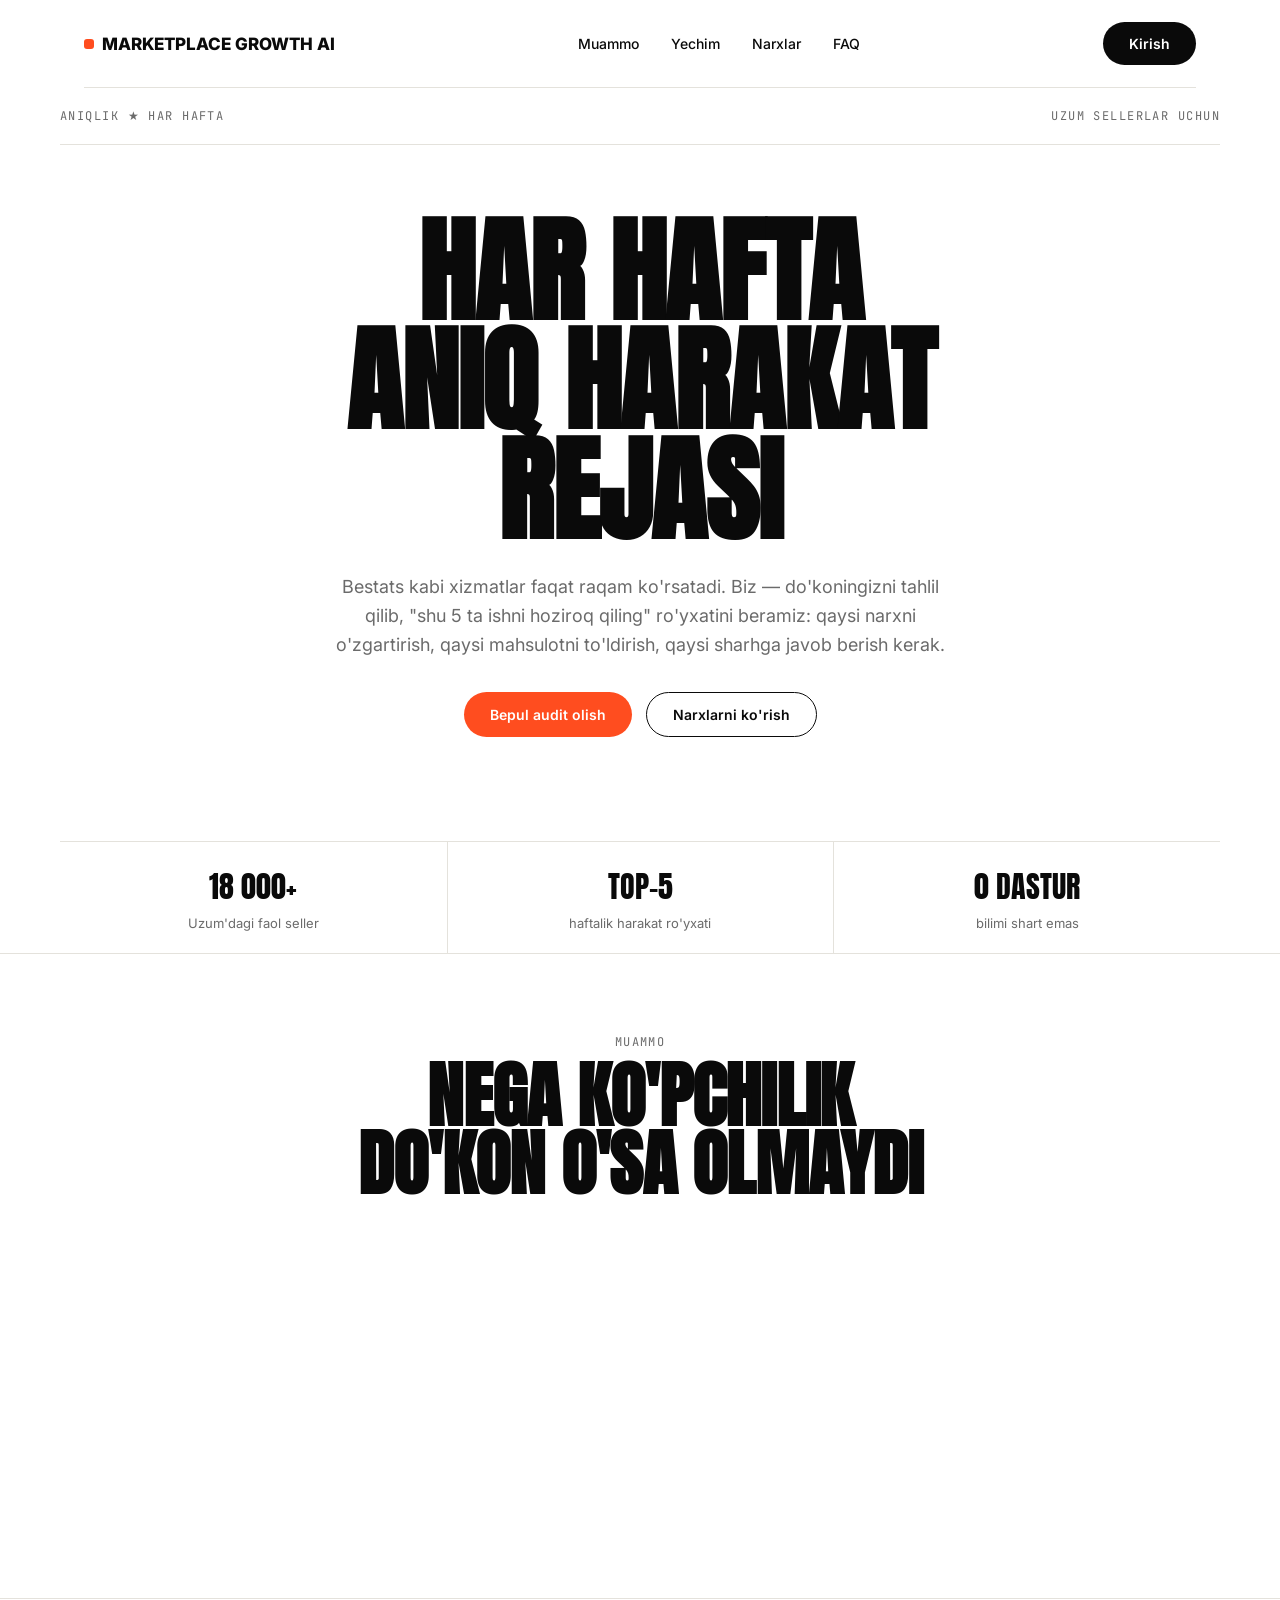
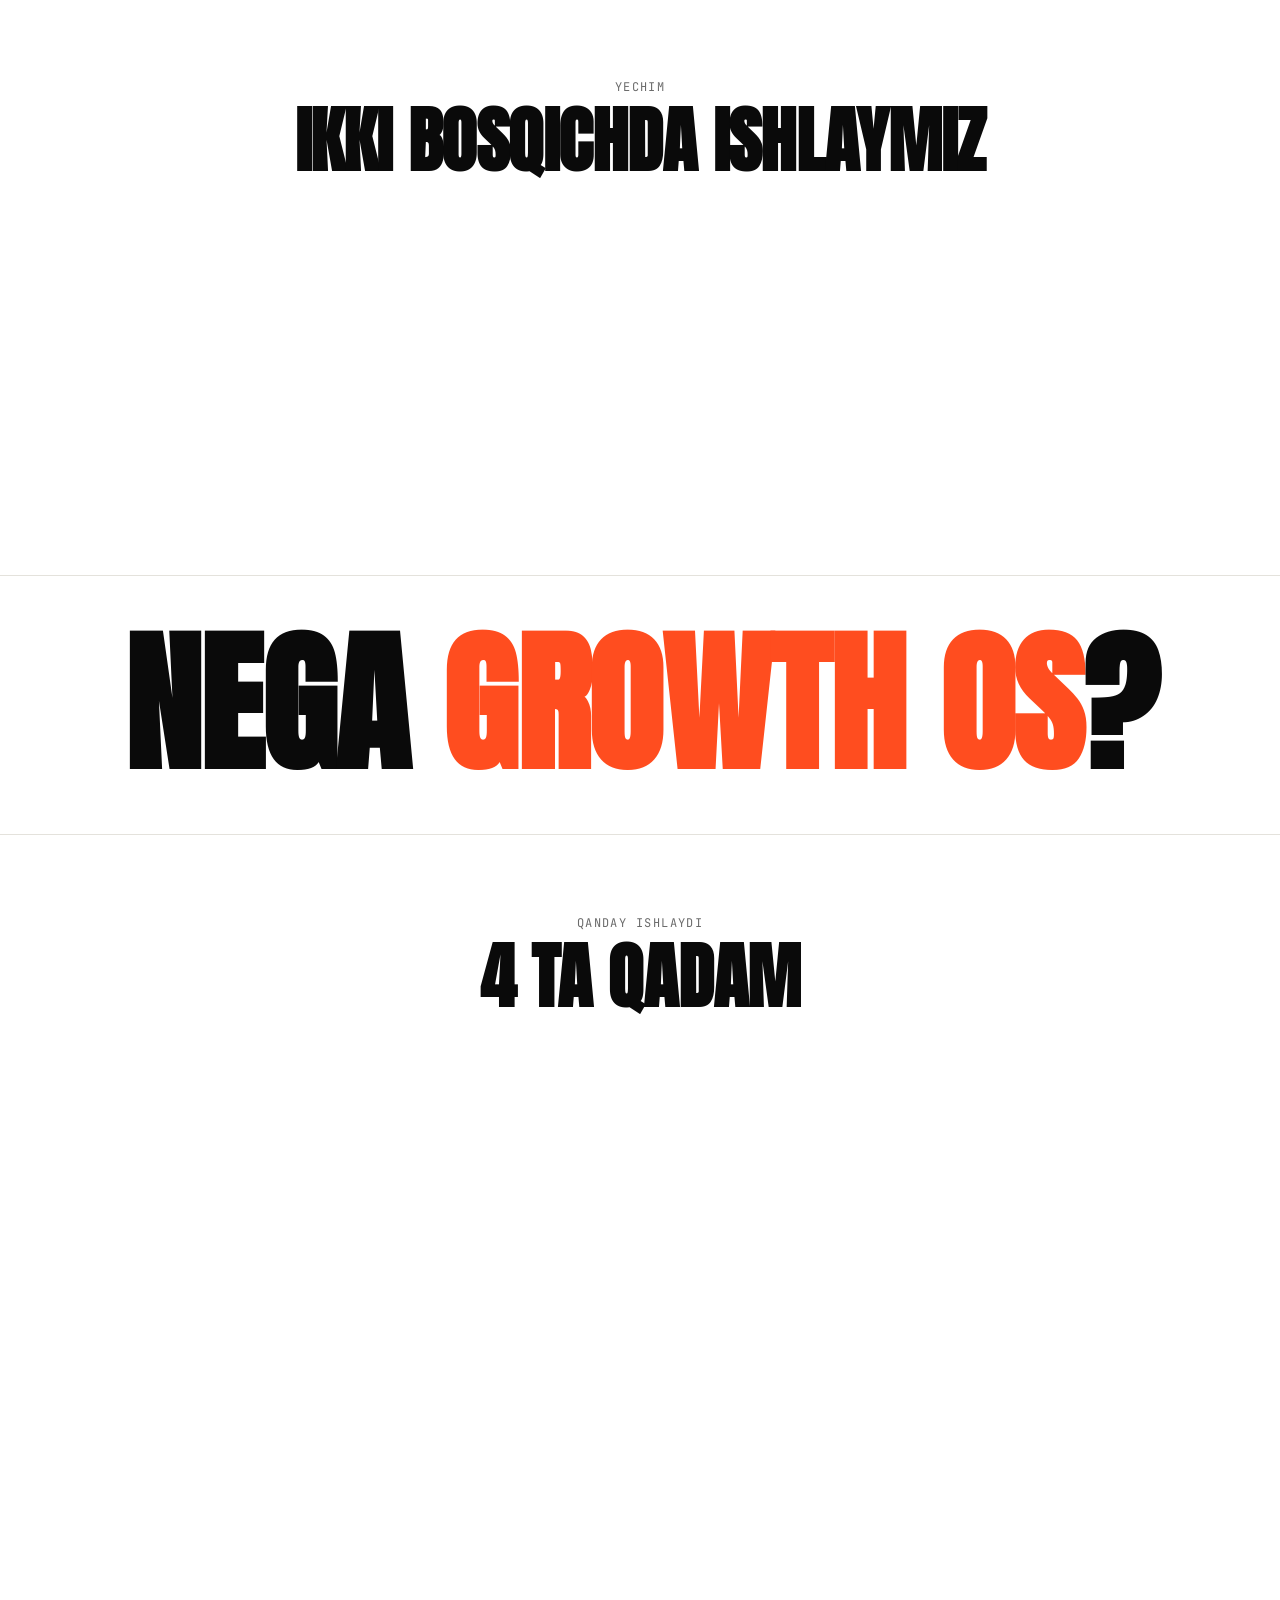
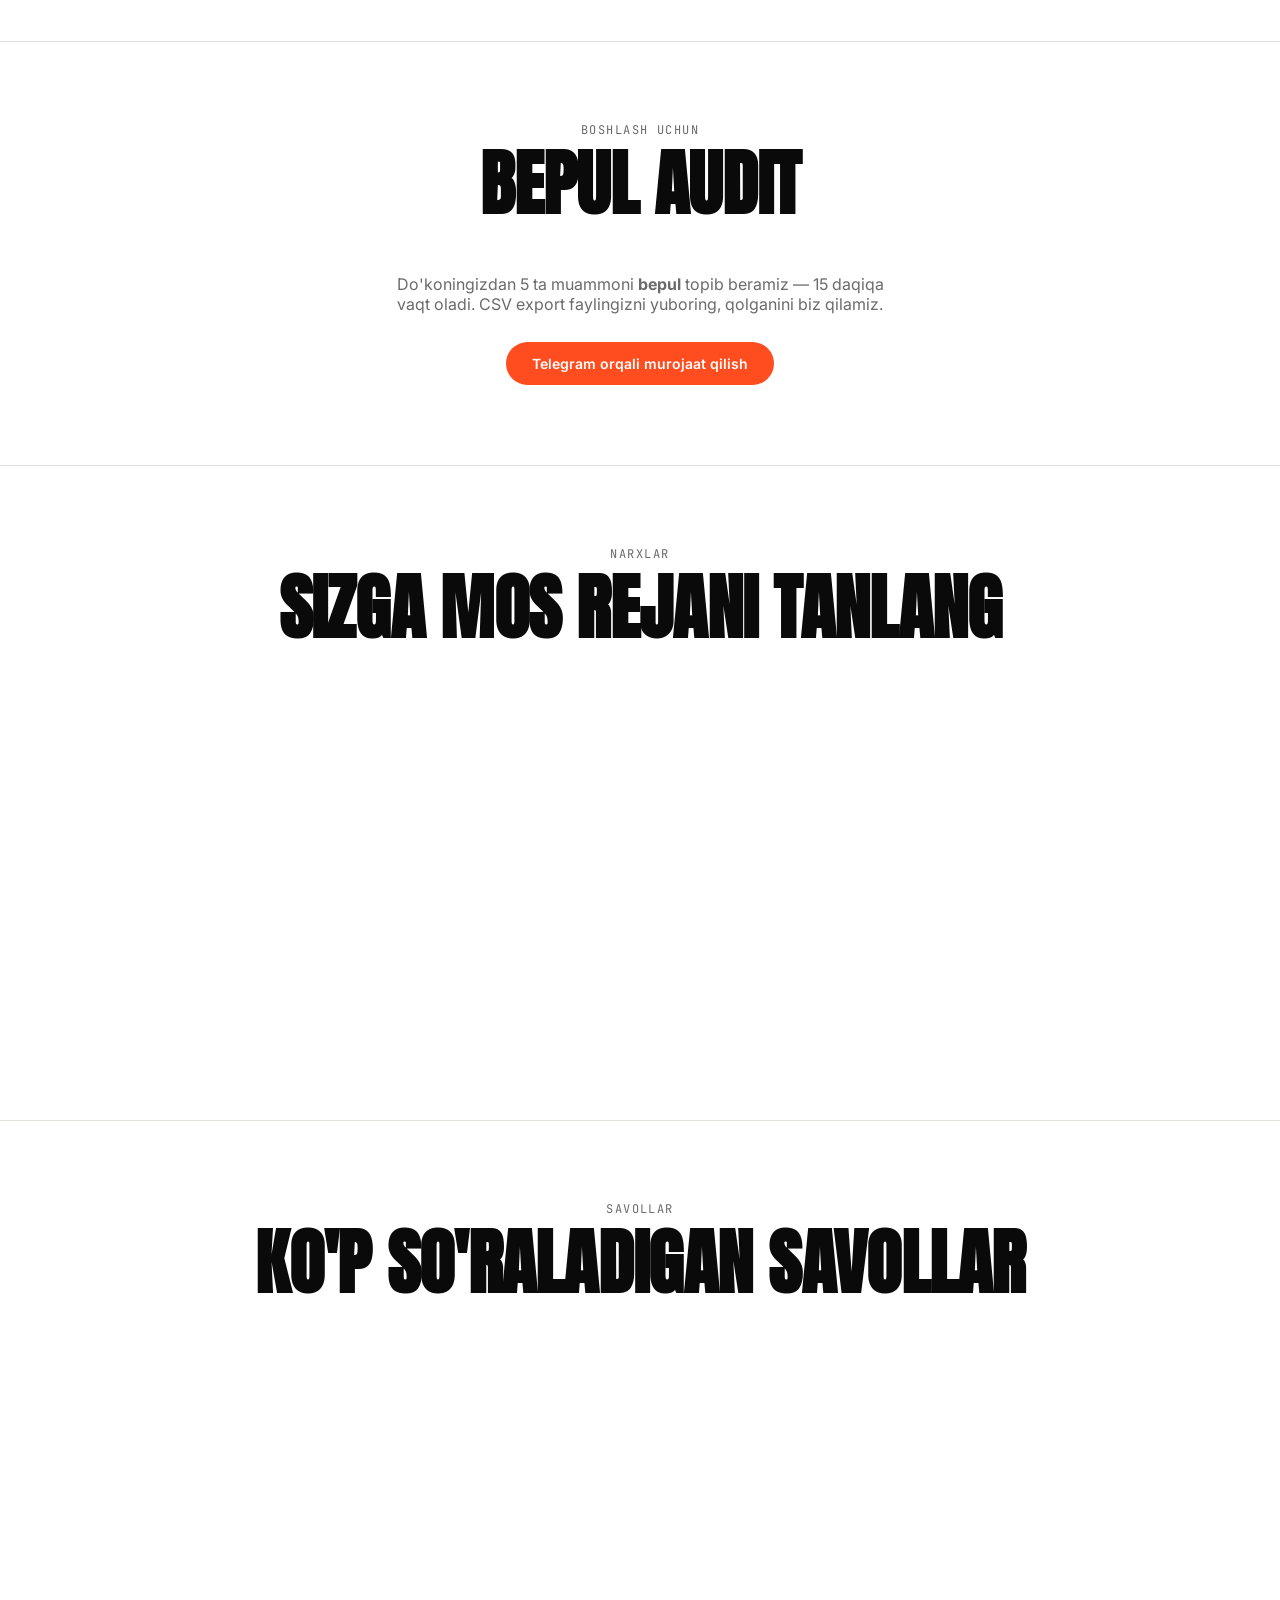
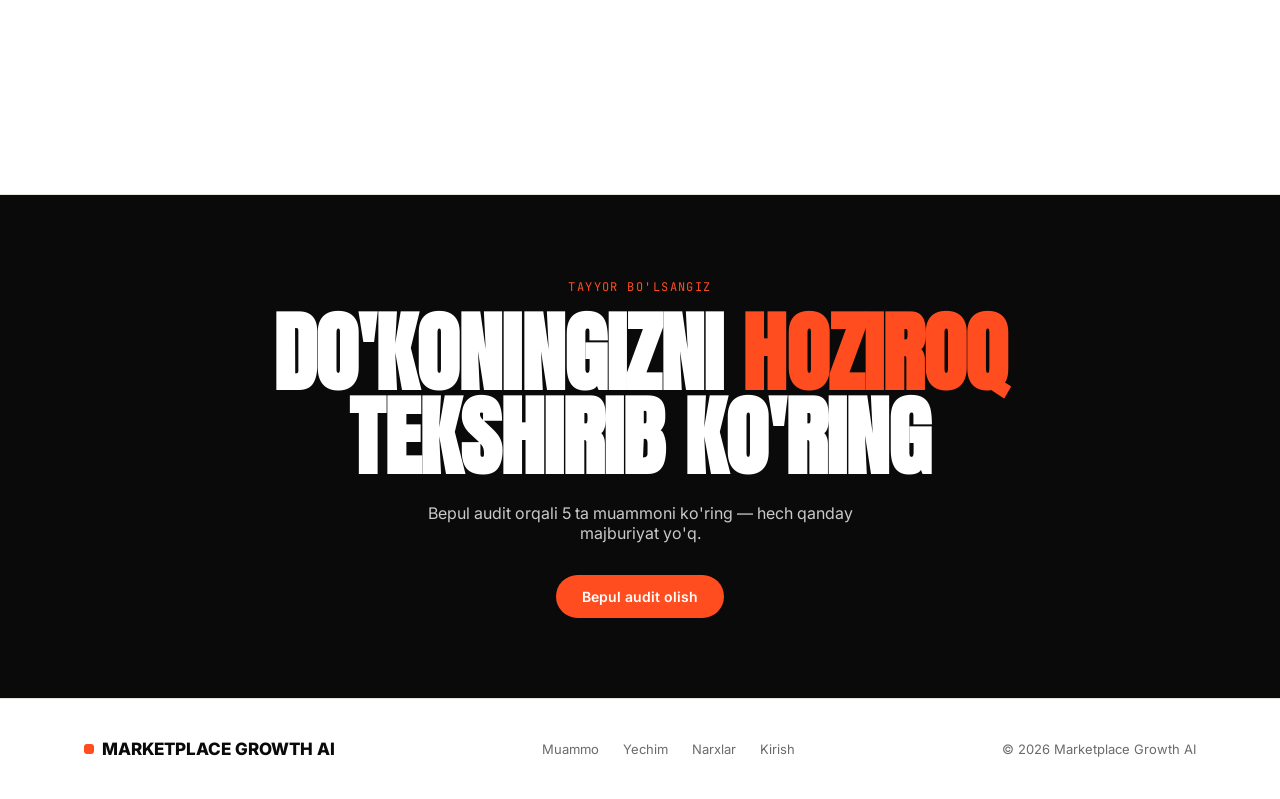
<file: index.html>
<!DOCTYPE html>
<html lang="uz">
<head>
  <meta charset="UTF-8">
  <meta http-equiv="refresh" content="0; url=./site/index.html">
  <title>Marketplace Growth AI</title>
</head>
<body>
  <p>Yo'naltirilmoqda... Agar avtomatik o'tmasa, <a href="./site/index.html">shu yerni bosing</a>.</p>
</body>
</html>
</file>
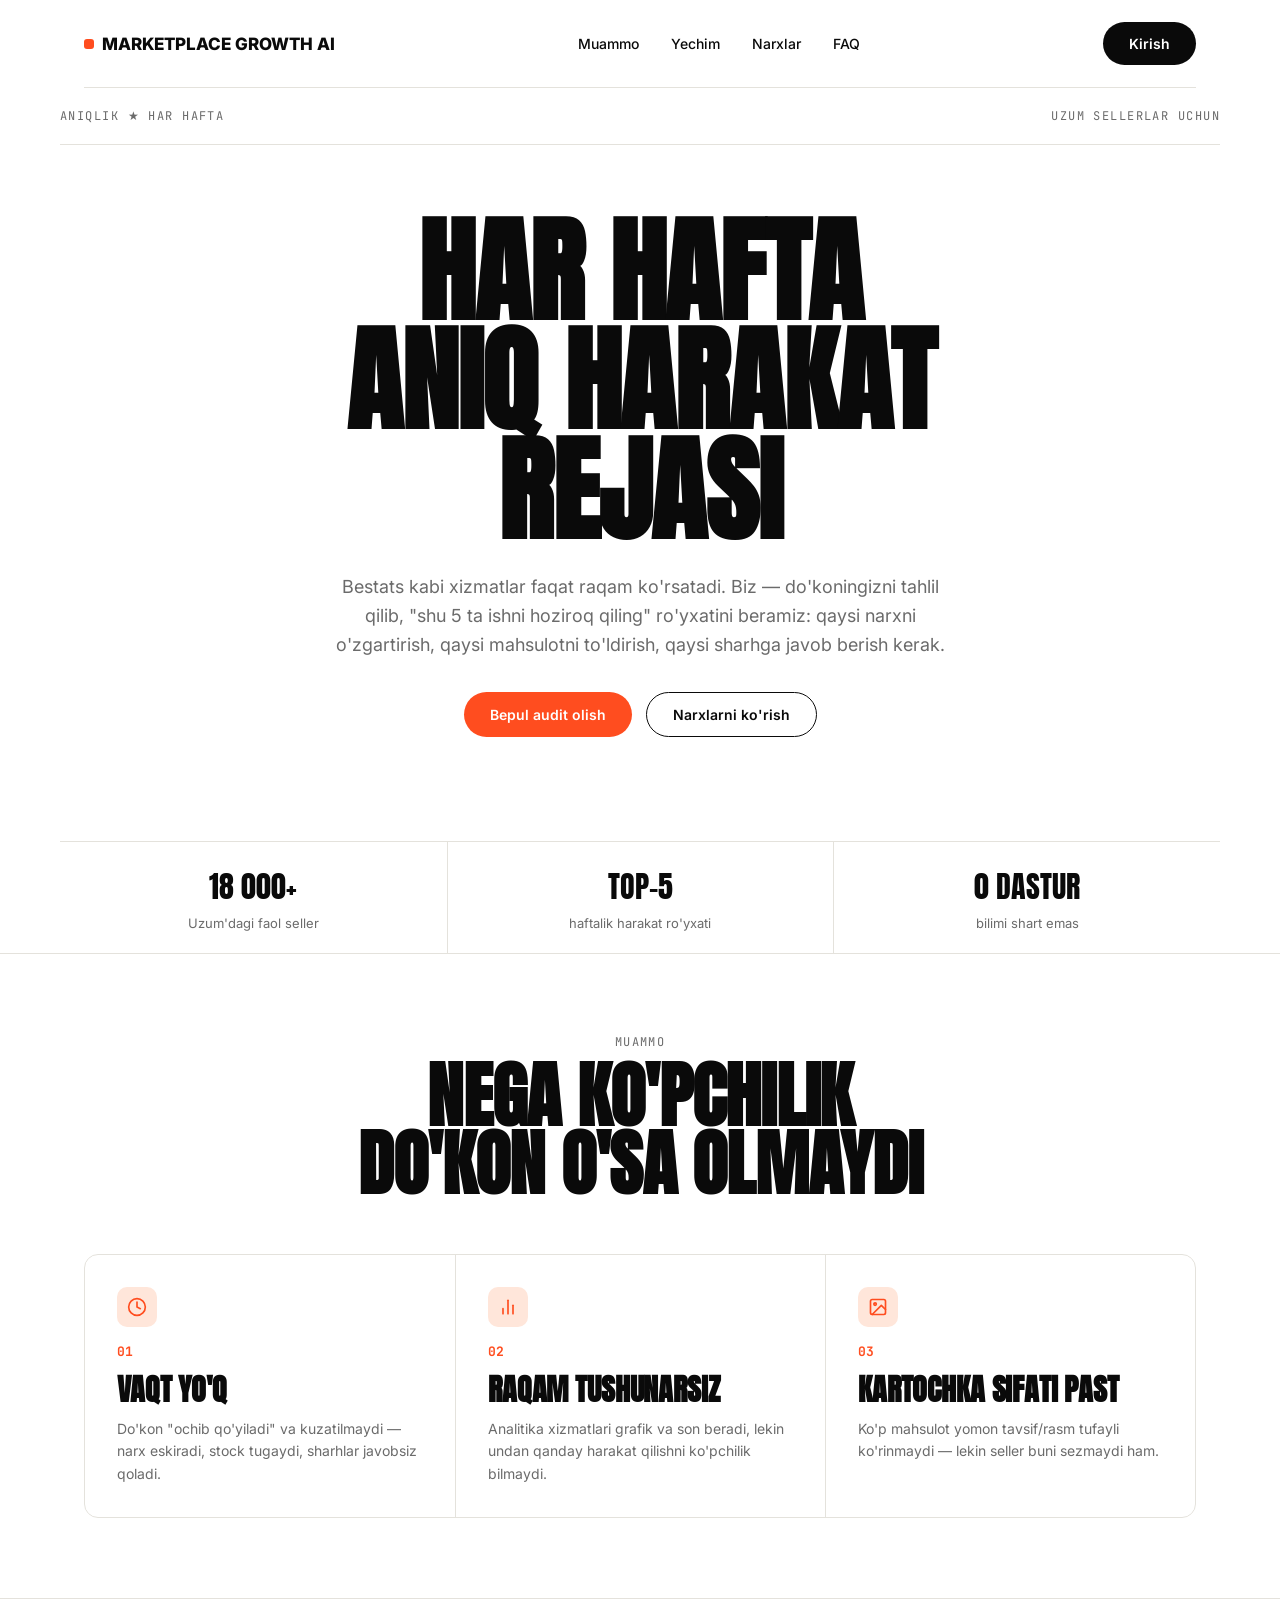
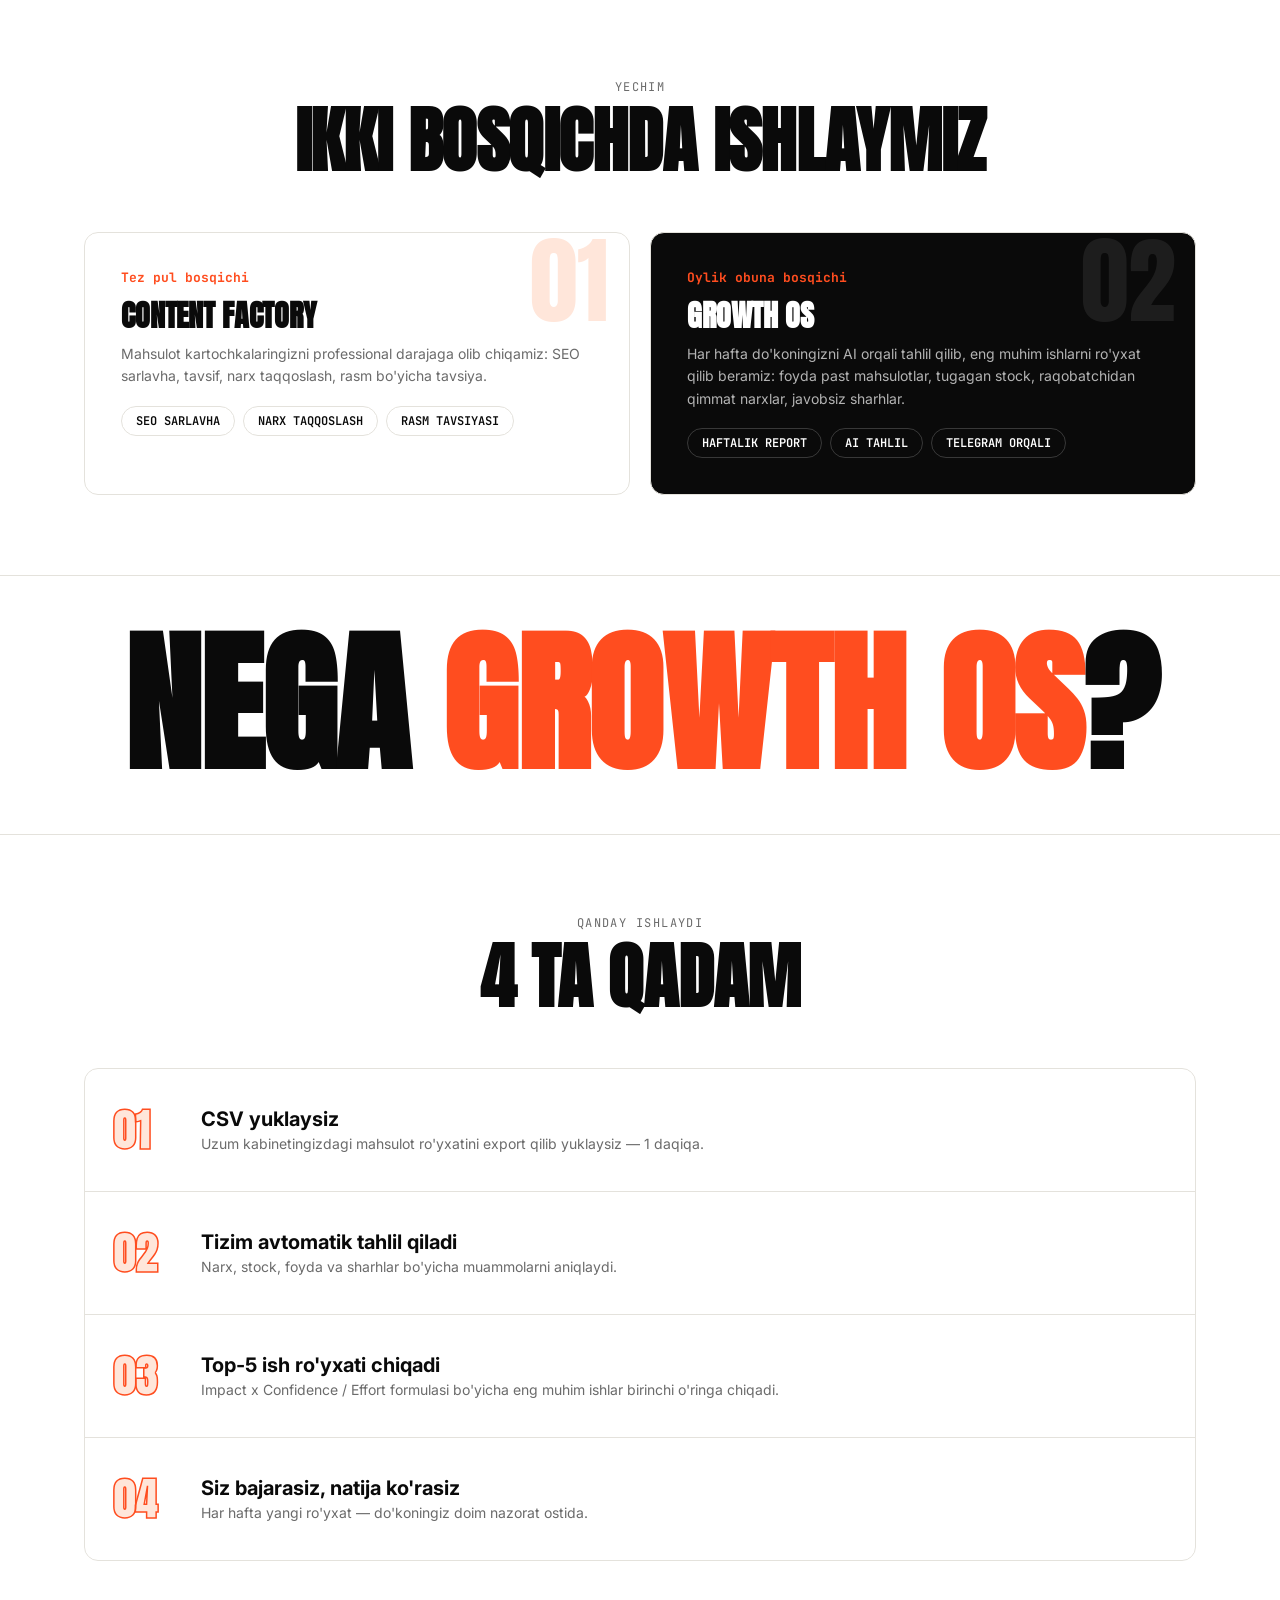
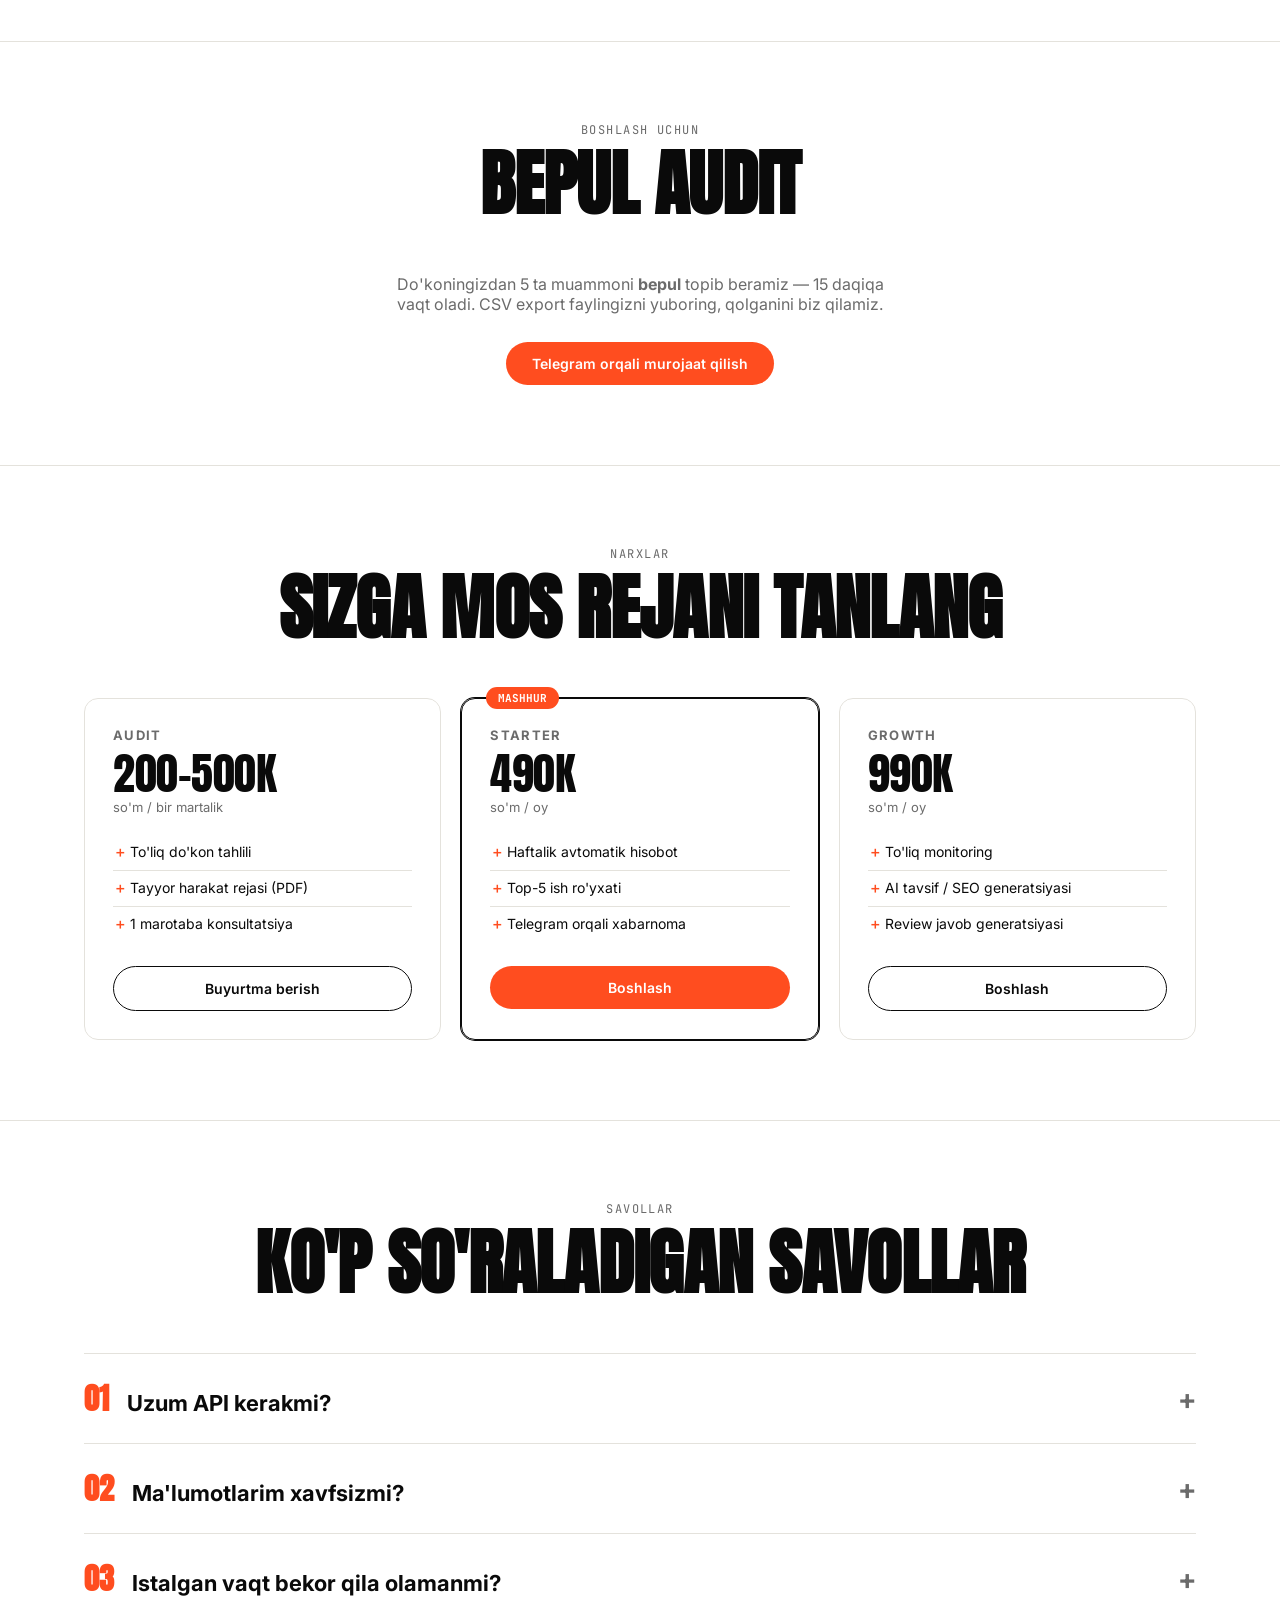
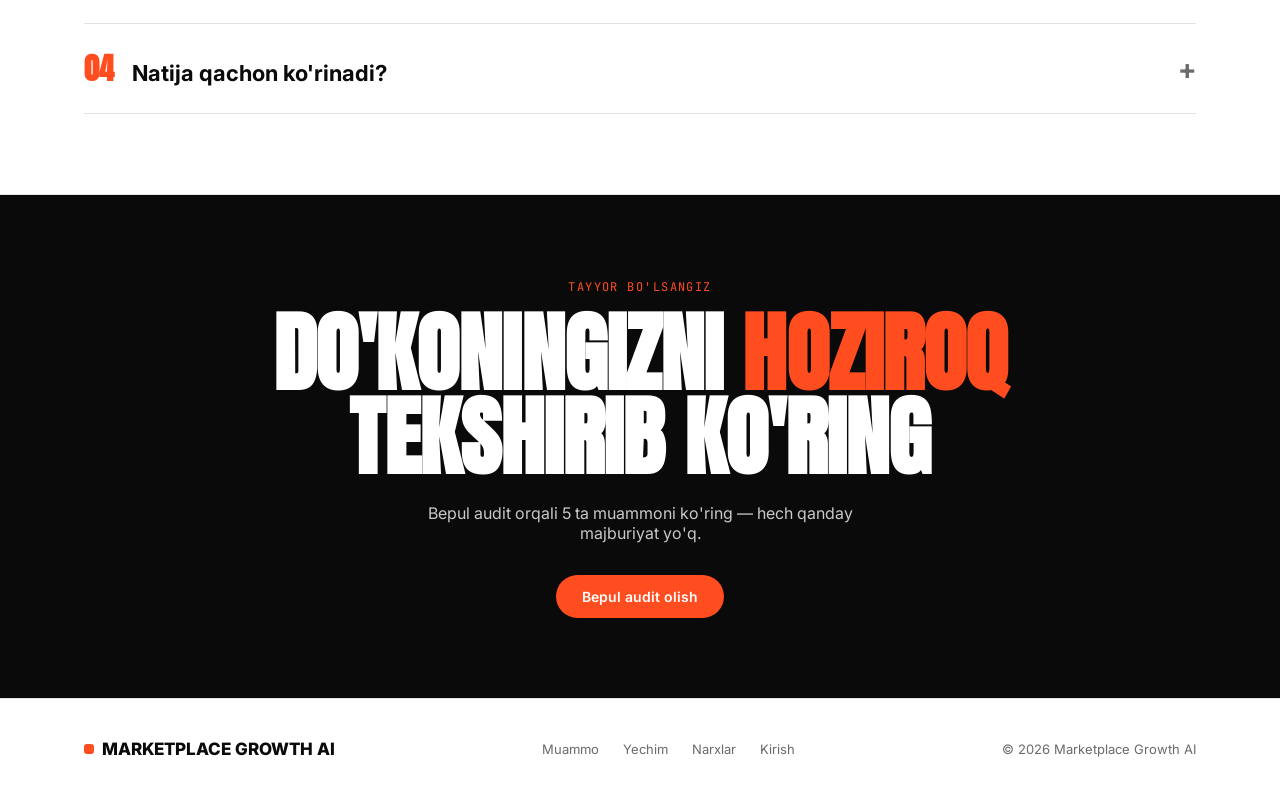
<file: site/index.html>
<!DOCTYPE html>
<html lang="uz">
<head>
<meta charset="UTF-8">
<meta name="viewport" content="width=device-width, initial-scale=1.0">
<title>Marketplace Growth AI — Uzum sellerlar uchun o'sish tizimi</title>
<link rel="stylesheet" href="./styles.css">
</head>
<body>

  <div class="container">
    <nav class="navbar">
      <div class="brand"><span class="dot"></span> MARKETPLACE GROWTH AI</div>
      <div class="nav-links" id="navLinks">
        <a href="#muammo">Muammo</a>
        <a href="#yechim">Yechim</a>
        <a href="#narxlar">Narxlar</a>
        <a href="#faq">FAQ</a>
        <a href="../app/login.html" class="btn">Kirish</a>
      </div>
      <a href="../app/login.html" class="btn" id="navCta">Kirish</a>
      <button class="nav-toggle" id="navToggle" aria-label="Menyu">
        <svg viewBox="0 0 24 24" fill="none" stroke="currentColor" stroke-width="2" stroke-linecap="round" stroke-linejoin="round"><line x1="3" y1="6" x2="21" y2="6"/><line x1="3" y1="12" x2="21" y2="12"/><line x1="3" y1="18" x2="21" y2="18"/></svg>
      </button>
    </nav>
  </div>

  <header class="hero">
    <div class="container hero-top">
      <span class="label">Aniqlik ★ Har hafta</span>
      <span class="label">Uzum sellerlar uchun</span>
    </div>
    <div class="container hero-body">
      <h1 class="display">Har hafta<br>aniq harakat<br>rejasi</h1>
      <p class="lead">Bestats kabi xizmatlar faqat raqam ko'rsatadi. Biz — do'koningizni tahlil qilib, "shu 5 ta ishni hoziroq qiling" ro'yxatini beramiz: qaysi narxni o'zgartirish, qaysi mahsulotni to'ldirish, qaysi sharhga javob berish kerak.</p>
      <div class="hero-actions">
        <a href="#audit" class="btn accent">Bepul audit olish</a>
        <a href="#narxlar" class="btn outline">Narxlarni ko'rish</a>
      </div>
    </div>
    <div class="container" style="padding:0;">
      <div class="stats-row">
        <div class="stat-cell"><b>18 000+</b><span>Uzum'dagi faol seller</span></div>
        <div class="stat-cell"><b>Top-5</b><span>haftalik harakat ro'yxati</span></div>
        <div class="stat-cell"><b>0 dastur</b><span>bilimi shart emas</span></div>
      </div>
    </div>
  </header>

  <section id="muammo" class="section">
    <div class="container">
      <div class="section-head">
        <span class="label">Muammo</span>
        <h2 class="display">Nega ko'pchilik<br>do'kon o'sa olmaydi</h2>
      </div>
      <div class="grid-3 reveal">
        <div>
          <div class="icon-badge"><svg viewBox="0 0 24 24" fill="none" stroke="currentColor" stroke-width="2" stroke-linecap="round" stroke-linejoin="round"><circle cx="12" cy="12" r="10"/><polyline points="12 6 12 12 16 14"/></svg></div>
          <span class="num">01</span>
          <h3>Vaqt yo'q</h3>
          <p>Do'kon "ochib qo'yiladi" va kuzatilmaydi — narx eskiradi, stock tugaydi, sharhlar javobsiz qoladi.</p>
        </div>
        <div>
          <div class="icon-badge"><svg viewBox="0 0 24 24" fill="none" stroke="currentColor" stroke-width="2" stroke-linecap="round" stroke-linejoin="round"><line x1="18" y1="20" x2="18" y2="10"/><line x1="12" y1="20" x2="12" y2="4"/><line x1="6" y1="20" x2="6" y2="14"/></svg></div>
          <span class="num">02</span>
          <h3>Raqam tushunarsiz</h3>
          <p>Analitika xizmatlari grafik va son beradi, lekin undan qanday harakat qilishni ko'pchilik bilmaydi.</p>
        </div>
        <div>
          <div class="icon-badge"><svg viewBox="0 0 24 24" fill="none" stroke="currentColor" stroke-width="2" stroke-linecap="round" stroke-linejoin="round"><rect x="3" y="3" width="18" height="18" rx="2"/><circle cx="8.5" cy="8.5" r="1.5"/><polyline points="21 15 16 10 5 21"/></svg></div>
          <span class="num">03</span>
          <h3>Kartochka sifati past</h3>
          <p>Ko'p mahsulot yomon tavsif/rasm tufayli ko'rinmaydi — lekin seller buni sezmaydi ham.</p>
        </div>
      </div>
    </div>
  </section>

  <section id="yechim" class="section">
    <div class="container">
      <div class="section-head">
        <span class="label">Yechim</span>
        <h2 class="display">Ikki bosqichda ishlaymiz</h2>
      </div>
      <div class="solution-grid reveal">
        <div class="solution-card">
          <span class="big-num">01</span>
          <span class="num">Tez pul bosqichi</span>
          <h3>Content Factory</h3>
          <p>Mahsulot kartochkalaringizni professional darajaga olib chiqamiz: SEO sarlavha, tavsif, narx taqqoslash, rasm bo'yicha tavsiya.</p>
          <div class="tag-row">
            <span class="tag">SEO SARLAVHA</span>
            <span class="tag">NARX TAQQOSLASH</span>
            <span class="tag">RASM TAVSIYASI</span>
          </div>
        </div>
        <div class="solution-card accent">
          <span class="big-num">02</span>
          <span class="num">Oylik obuna bosqichi</span>
          <h3>Growth OS</h3>
          <p>Har hafta do'koningizni AI orqali tahlil qilib, eng muhim ishlarni ro'yxat qilib beramiz: foyda past mahsulotlar, tugagan stock, raqobatchidan qimmat narxlar, javobsiz sharhlar.</p>
          <div class="tag-row">
            <span class="tag">HAFTALIK REPORT</span>
            <span class="tag">AI TAHLIL</span>
            <span class="tag">TELEGRAM ORQALI</span>
          </div>
        </div>
      </div>
    </div>
  </section>

  <div class="big-word">
    <div class="container">
      <h2 class="display">Nega <span>Growth OS</span>?</h2>
    </div>
  </div>

  <section class="section">
    <div class="container">
      <div class="section-head">
        <span class="label">Qanday ishlaydi</span>
        <h2 class="display">4 ta qadam</h2>
      </div>
      <div class="steps-list reveal">
        <div class="step">
          <span class="num">01</span>
          <div><h4>CSV yuklaysiz</h4><p>Uzum kabinetingizdagi mahsulot ro'yxatini export qilib yuklaysiz — 1 daqiqa.</p></div>
        </div>
        <div class="step">
          <span class="num">02</span>
          <div><h4>Tizim avtomatik tahlil qiladi</h4><p>Narx, stock, foyda va sharhlar bo'yicha muammolarni aniqlaydi.</p></div>
        </div>
        <div class="step">
          <span class="num">03</span>
          <div><h4>Top-5 ish ro'yxati chiqadi</h4><p>Impact x Confidence / Effort formulasi bo'yicha eng muhim ishlar birinchi o'ringa chiqadi.</p></div>
        </div>
        <div class="step">
          <span class="num">04</span>
          <div><h4>Siz bajarasiz, natija ko'rasiz</h4><p>Har hafta yangi ro'yxat — do'koningiz doim nazorat ostida.</p></div>
        </div>
      </div>
    </div>
  </section>

  <section id="audit" class="section">
    <div class="container" style="text-align:center;">
      <div class="section-head">
        <span class="label">Boshlash uchun</span>
        <h2 class="display">Bepul audit</h2>
      </div>
      <p style="color:var(--dim); max-width:520px; margin:0 auto 28px;">Do'koningizdan 5 ta muammoni <b>bepul</b> topib beramiz — 15 daqiqa vaqt oladi. CSV export faylingizni yuboring, qolganini biz qilamiz.</p>
      <a href="https://t.me/" target="_blank" rel="noopener" class="btn accent">Telegram orqali murojaat qilish</a>
    </div>
  </section>

  <section id="narxlar" class="section">
    <div class="container">
      <div class="section-head">
        <span class="label">Narxlar</span>
        <h2 class="display">Sizga mos rejani tanlang</h2>
      </div>
      <div class="pricing-grid reveal">
        <div class="price-card">
          <h3>Audit</h3>
          <div class="display">200–500K</div>
          <span class="per">so'm / bir martalik</span>
          <ul>
            <li>To'liq do'kon tahlili</li>
            <li>Tayyor harakat rejasi (PDF)</li>
            <li>1 marotaba konsultatsiya</li>
          </ul>
          <a href="#audit" class="btn outline">Buyurtma berish</a>
        </div>
        <div class="price-card featured">
          <span class="badge-top">MASHHUR</span>
          <h3>Starter</h3>
          <div class="display">490K</div>
          <span class="per">so'm / oy</span>
          <ul>
            <li>Haftalik avtomatik hisobot</li>
            <li>Top-5 ish ro'yxati</li>
            <li>Telegram orqali xabarnoma</li>
          </ul>
          <a href="../app/login.html" class="btn accent">Boshlash</a>
        </div>
        <div class="price-card">
          <h3>Growth</h3>
          <div class="display">990K</div>
          <span class="per">so'm / oy</span>
          <ul>
            <li>To'liq monitoring</li>
            <li>AI tavsif / SEO generatsiyasi</li>
            <li>Review javob generatsiyasi</li>
          </ul>
          <a href="../app/login.html" class="btn outline">Boshlash</a>
        </div>
      </div>
    </div>
  </section>

  <section id="faq" class="section">
    <div class="container">
      <div class="section-head">
        <span class="label">Savollar</span>
        <h2 class="display">Ko'p so'raladigan savollar</h2>
      </div>
      <div class="faq-list reveal">
        <details class="faq-item">
          <summary><span><span class="faq-num">01</span>Uzum API kerakmi?</span></summary>
          <p>Yo'q. Hozircha CSV export faylini yuklaysiz, tizim uni avtomatik tahlil qiladi. Kelajakda Uzum API ochilsa, jarayon to'liq avtomatlashadi.</p>
        </details>
        <details class="faq-item">
          <summary><span><span class="faq-num">02</span>Ma'lumotlarim xavfsizmi?</span></summary>
          <p>Ha. Har bir sellerning ma'lumoti alohida ajratilgan (Row Level Security) — faqat siz va admin ko'ra oladi.</p>
        </details>
        <details class="faq-item">
          <summary><span><span class="faq-num">03</span>Istalgan vaqt bekor qila olamanmi?</span></summary>
          <p>Ha, obuna oylik va istalgan vaqt bekor qilinadi, majburiy shartnoma yo'q.</p>
        </details>
        <details class="faq-item">
          <summary><span><span class="faq-num">04</span>Natija qachon ko'rinadi?</span></summary>
          <p>Birinchi CSV yuklangan zahoti — daqiqalar ichida Top-5 ish ro'yxatini olasiz.</p>
        </details>
      </div>
    </div>
  </section>

  <section class="cta-dark">
    <div class="container">
      <span class="label">Tayyor bo'lsangiz</span>
      <h2 class="display">Do'koningizni <span>hoziroq</span><br>tekshirib ko'ring</h2>
      <p>Bepul audit orqali 5 ta muammoni ko'ring — hech qanday majburiyat yo'q.</p>
      <a href="#audit" class="btn accent">Bepul audit olish</a>
    </div>
  </section>

  <footer class="site-footer">
    <div class="container footer-grid">
      <div class="brand"><span class="dot"></span> MARKETPLACE GROWTH AI</div>
      <div class="footer-links">
        <a href="#muammo">Muammo</a>
        <a href="#yechim">Yechim</a>
        <a href="#narxlar">Narxlar</a>
        <a href="../app/login.html">Kirish</a>
      </div>
      <div class="copyright">© 2026 Marketplace Growth AI</div>
    </div>
  </footer>

  <script>
    // Mobil navbar menyu
    var navToggle = document.getElementById('navToggle');
    var navLinks = document.getElementById('navLinks');
    if (navToggle && navLinks) {
      navToggle.addEventListener('click', function () {
        navLinks.classList.toggle('open');
      });
      navLinks.querySelectorAll('a').forEach(function (link) {
        link.addEventListener('click', function () { navLinks.classList.remove('open'); });
      });
    }

    // Scroll bo'yicha paydo bo'lish animatsiyasi
    var revealEls = document.querySelectorAll('.reveal');
    if ('IntersectionObserver' in window && revealEls.length) {
      var observer = new IntersectionObserver(function (entries) {
        entries.forEach(function (entry) {
          if (entry.isIntersecting) {
            entry.target.classList.add('is-visible');
            observer.unobserve(entry.target);
          }
        });
      }, { threshold: 0.15 });
      revealEls.forEach(function (el) { observer.observe(el); });
    } else {
      revealEls.forEach(function (el) { el.classList.add('is-visible'); });
    }
  </script>
</body>
</html>
</file>
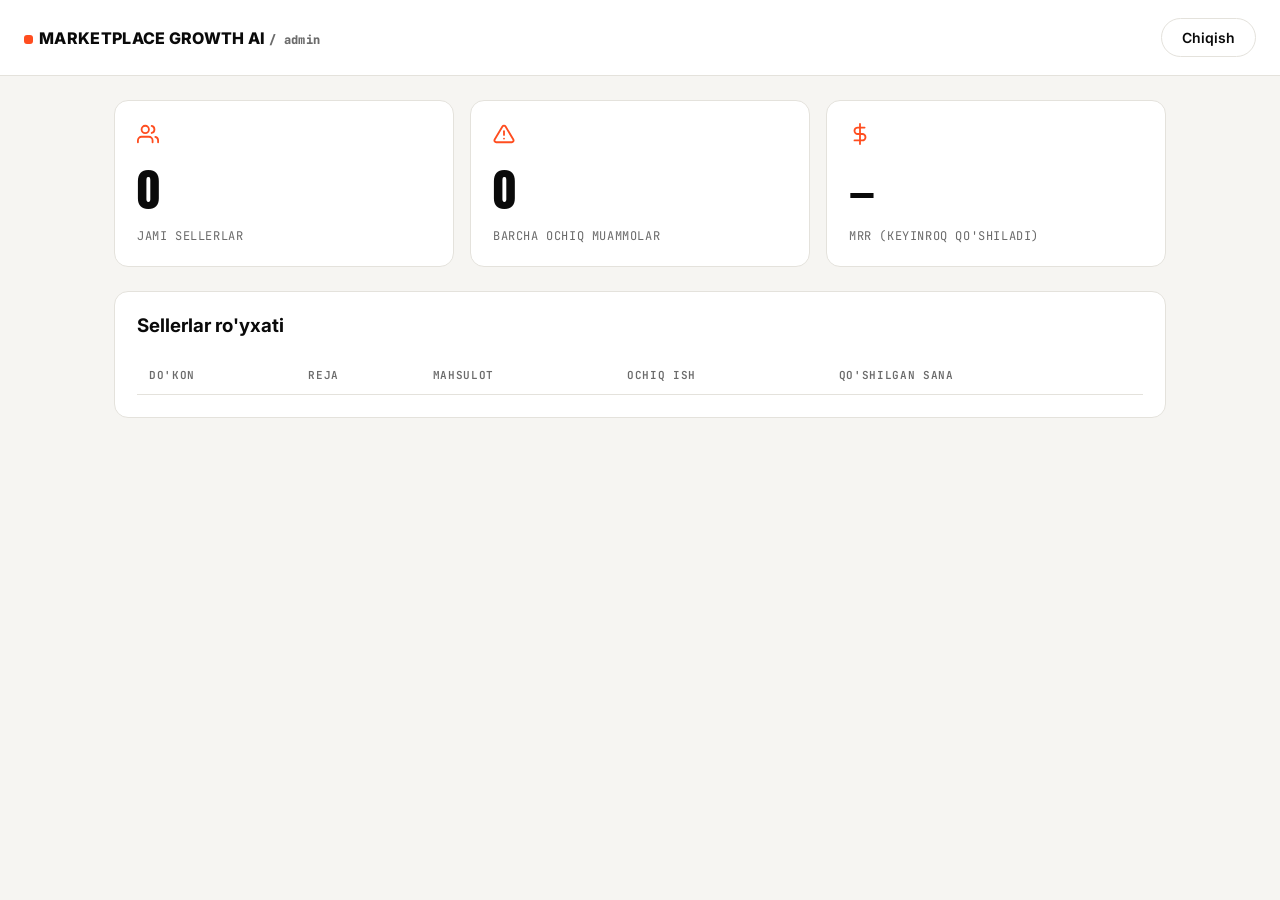
<file: app/admin-dashboard.html>
<!DOCTYPE html>
<html lang="uz">
<head>
<meta charset="UTF-8">
<meta name="viewport" content="width=device-width, initial-scale=1.0">
<title>Admin Dashboard — Marketplace Growth AI</title>
<link rel="stylesheet" href="./assets/css/app.css">
</head>
<body>
  <div class="topbar">
    <div class="brand"><span style="display:inline-block;width:9px;height:9px;background:var(--accent);border-radius:3px;margin-right:6px;"></span>MARKETPLACE GROWTH AI <span class="mono" style="color:var(--text-dim); font-size:12px;">/ admin</span></div>
    <div style="display:flex; align-items:center; gap:16px;">
      <span id="adminName" class="mono" style="color:var(--text-dim); font-size:14px;"></span>
      <button id="logoutBtn" class="btn secondary">Chiqish</button>
    </div>
  </div>

  <div class="container">
    <div class="grid cols-3" style="margin-bottom:24px;">
      <div class="card">
        <div class="stat-icon"><svg viewBox="0 0 24 24" fill="none" stroke="currentColor" stroke-width="2" stroke-linecap="round" stroke-linejoin="round"><path d="M17 21v-2a4 4 0 0 0-4-4H5a4 4 0 0 0-4 4v2"/><circle cx="9" cy="7" r="4"/><path d="M23 21v-2a4 4 0 0 0-3-3.87"/><path d="M16 3.13a4 4 0 0 1 0 7.75"/></svg></div>
        <div class="stat-num" id="sellerCount">0</div><div class="stat-label">Jami sellerlar</div>
      </div>
      <div class="card">
        <div class="stat-icon"><svg viewBox="0 0 24 24" fill="none" stroke="currentColor" stroke-width="2" stroke-linecap="round" stroke-linejoin="round"><path d="M10.29 3.86 1.82 18a2 2 0 0 0 1.71 3h16.94a2 2 0 0 0 1.71-3L13.71 3.86a2 2 0 0 0-3.42 0Z"/><path d="M12 9v4"/><path d="M12 17h.01"/></svg></div>
        <div class="stat-num" id="openTotal">0</div><div class="stat-label">Barcha ochiq muammolar</div>
      </div>
      <div class="card">
        <div class="stat-icon"><svg viewBox="0 0 24 24" fill="none" stroke="currentColor" stroke-width="2" stroke-linecap="round" stroke-linejoin="round"><line x1="12" y1="1" x2="12" y2="23"/><path d="M17 5H9.5a3.5 3.5 0 0 0 0 7h5a3.5 3.5 0 0 1 0 7H6"/></svg></div>
        <div class="stat-num">—</div><div class="stat-label">MRR (keyinroq qo'shiladi)</div>
      </div>
    </div>

    <div class="card">
      <h3 style="margin-top:0;">Sellerlar ro'yxati</h3>
      <div class="table-wrap">
        <table>
          <thead><tr><th>Do'kon</th><th>Reja</th><th>Mahsulot</th><th>Ochiq ish</th><th>Qo'shilgan sana</th></tr></thead>
          <tbody id="sellersBody"></tbody>
        </table>
      </div>
    </div>
  </div>

  <script type="module" src="./assets/js/admin.js"></script>
</body>
</html>
</file>
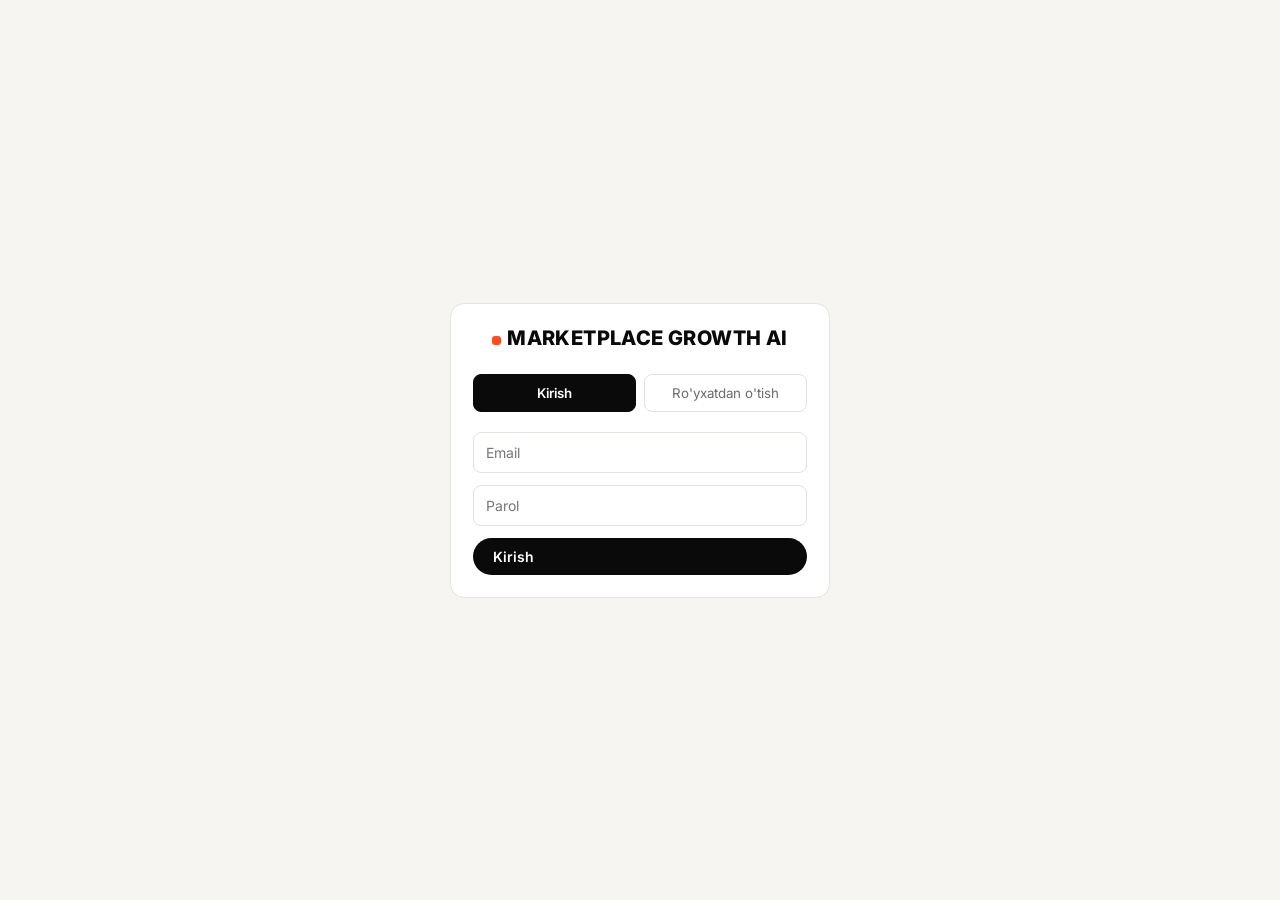
<file: app/login.html>
<!DOCTYPE html>
<html lang="uz">
<head>
<meta charset="UTF-8">
<meta name="viewport" content="width=device-width, initial-scale=1.0">
<title>Kirish — Marketplace Growth AI</title>
<link rel="stylesheet" href="./assets/css/app.css">
<style>
  .auth-wrap { min-height: 100vh; display: flex; align-items: center; justify-content: center; padding: 16px; }
  .auth-card { width: 100%; max-width: 380px; }
  .tabs { display: flex; gap: 8px; margin-bottom: 20px; }
  .tabs button { flex: 1; padding: 10px; border-radius: 8px; border: 1px solid var(--border); background: transparent; color: var(--text-dim); cursor: pointer; font-family: inherit; transition: background 0.15s ease, color 0.15s ease, transform 0.15s ease; }
  .tabs button:hover { transform: translateY(-1px); }
  .tabs button.active { background: var(--ink); color: #fff; border-color: var(--ink); font-weight: 600; }
  .logo { text-align: center; margin-bottom: 24px; font-weight: 800; font-size: 20px; letter-spacing: 0.02em; }
  .logo span { color: var(--accent); }
  .auth-wrap { background: var(--bg-soft); }
  @media (max-width: 420px) { .logo { font-size: 17px; } }
</style>
</head>
<body>
  <div class="auth-wrap">
    <div class="auth-card card">
      <div class="logo"><span style="display:inline-block;width:9px;height:9px;background:var(--accent);border-radius:3px;margin-right:6px;"></span>MARKETPLACE GROWTH AI</div>
      <div class="tabs">
        <button id="tabLogin" class="active">Kirish</button>
        <button id="tabSignup">Ro'yxatdan o'tish</button>
      </div>

      <div id="msg"></div>

      <form id="loginForm">
        <input type="email" id="loginEmail" placeholder="Email" required>
        <input type="password" id="loginPassword" placeholder="Parol" required>
        <button class="btn" type="submit" style="width:100%">Kirish</button>
      </form>

      <form id="signupForm" class="hidden">
        <input type="text" id="signupName" placeholder="Ismingiz" required>
        <input type="text" id="signupStore" placeholder="Do'kon nomi (Uzum'dagi)" required>
        <input type="email" id="signupEmail" placeholder="Email" required>
        <input type="password" id="signupPassword" placeholder="Parol (kamida 6 belgi)" required minlength="6">
        <button class="btn" type="submit" style="width:100%">Ro'yxatdan o'tish</button>
      </form>
    </div>
  </div>

  <script type="module">
    import { signIn, signUp, getCurrentProfile } from './assets/js/auth.js';

    const msg = document.getElementById('msg');
    function showMsg(text, type = 'error') {
      msg.innerHTML = `<div class="msg ${type}">${text}</div>`;
    }

    // Agar allaqachon session bo'lsa — to'g'ridan-to'g'ri dashboard'ga
    getCurrentProfile().then(profile => {
      if (profile) {
        window.location.href = profile.role === 'admin' ? './admin-dashboard.html' : './seller-dashboard.html';
      }
    });

    const tabLogin = document.getElementById('tabLogin');
    const tabSignup = document.getElementById('tabSignup');
    const loginForm = document.getElementById('loginForm');
    const signupForm = document.getElementById('signupForm');

    tabLogin.onclick = () => {
      tabLogin.classList.add('active'); tabSignup.classList.remove('active');
      loginForm.classList.remove('hidden'); signupForm.classList.add('hidden');
      msg.innerHTML = '';
    };
    tabSignup.onclick = () => {
      tabSignup.classList.add('active'); tabLogin.classList.remove('active');
      signupForm.classList.remove('hidden'); loginForm.classList.add('hidden');
      msg.innerHTML = '';
    };

    loginForm.addEventListener('submit', async (e) => {
      e.preventDefault();
      try {
        await signIn(loginEmail.value, loginPassword.value);
        const profile = await getCurrentProfile();
        window.location.href = profile.role === 'admin' ? './admin-dashboard.html' : './seller-dashboard.html';
      } catch (err) {
        showMsg(err.message || 'Kirishda xato yuz berdi');
      }
    });

    signupForm.addEventListener('submit', async (e) => {
      e.preventDefault();
      try {
        await signUp(signupEmail.value, signupPassword.value, signupName.value, signupStore.value);
        showMsg('Ro\'yxatdan o\'tish muvaffaqiyatli! Endi tizimga kiring.', 'success');
        tabLogin.click();
      } catch (err) {
        showMsg(err.message || 'Ro\'yxatdan o\'tishda xato yuz berdi');
      }
    });
  </script>
</body>
</html>
</file>
<file: site/styles.css>
/* ============================================================
   Marketplace Growth AI — landing dizayn tizimi
   Uslub: oq fon, og'ir display shrift, apelsin aksent,
   tor grid chiziqlari, pill tugmalar, uppercase label matnlar.
   ============================================================ */
@import url('https://fonts.googleapis.com/css2?family=Anton&family=Inter:wght@400;500;600;700;800&family=JetBrains+Mono:wght@500&display=swap');

:root {
  --bg: #ffffff;
  --bg-soft: #f6f5f2;
  --ink: #0a0a0a;
  --dim: #6b6b6b;
  --line: #e4e2dc;
  --accent: #ff4d1f;
  --accent-soft: #ffe6da;
  --dark: #0a0a0a;
  --radius: 14px;
  --shadow-lift: 0 18px 36px rgba(10, 10, 10, 0.08);
}

* { box-sizing: border-box; }

@media (prefers-reduced-motion: reduce) {
  * { animation: none !important; transition: none !important; scroll-behavior: auto !important; }
}

html { scroll-behavior: smooth; }

body {
  margin: 0;
  background: var(--bg);
  color: var(--ink);
  font-family: 'Inter', sans-serif;
  -webkit-font-smoothing: antialiased;
}

.display {
  font-family: 'Anton', sans-serif;
  text-transform: uppercase;
  line-height: 0.95;
  letter-spacing: -0.01em;
  margin: 0;
}

.label {
  font-family: 'JetBrains Mono', monospace;
  text-transform: uppercase;
  letter-spacing: 0.12em;
  font-size: 12px;
  color: var(--dim);
}

a { color: inherit; text-decoration: none; }
.container { max-width: 1160px; margin: 0 auto; padding: 0 24px; }
@media (max-width: 640px) { .container { padding: 0 18px; } }

/* ---------- Scroll reveal ---------- */
.reveal { opacity: 0; transform: translateY(24px); transition: opacity 0.6s ease, transform 0.6s ease; }
.reveal.is-visible { opacity: 1; transform: translateY(0); }

/* ---------- Buttons ---------- */
.btn {
  display: inline-flex; align-items: center; gap: 8px;
  padding: 13px 26px; border-radius: 999px;
  background: var(--ink); color: #fff; font-weight: 600; font-size: 14px;
  border: none; cursor: pointer; font-family: 'Inter', sans-serif;
  transition: opacity 0.15s ease, transform 0.15s ease, box-shadow 0.15s ease;
}
.btn:hover { opacity: 0.88; transform: translateY(-2px); box-shadow: var(--shadow-lift); }
.btn:active { transform: translateY(0); }
.btn.accent { background: var(--accent); color: #fff; }
.btn.outline { background: transparent; color: var(--ink); border: 1.5px solid var(--ink); }

/* ---------- Navbar ---------- */
.navbar {
  display: flex; align-items: center; justify-content: space-between;
  padding: 22px 0; border-bottom: 1px solid var(--line); position: relative;
}
.brand { display: flex; align-items: center; gap: 8px; font-weight: 800; font-size: 17px; }
.brand .dot { width: 10px; height: 10px; background: var(--accent); border-radius: 3px; display: inline-block; }
.nav-links { display: flex; align-items: center; gap: 32px; font-size: 14px; font-weight: 500; }
.nav-links a { transition: color 0.15s ease; }
.nav-links a:hover { color: var(--accent); }
.nav-links .btn { display: none; }
.nav-toggle {
  display: none; width: 40px; height: 40px; border-radius: 10px; border: 1.5px solid var(--line);
  background: transparent; cursor: pointer; align-items: center; justify-content: center; flex-shrink: 0;
}
.nav-toggle svg { width: 20px; height: 20px; }
@media (max-width: 700px) {
  .nav-toggle { display: inline-flex; }
  .nav-links {
    display: none; position: absolute; top: 100%; left: 0; right: 0;
    flex-direction: column; align-items: flex-start; gap: 0; background: #fff;
    border-bottom: 1px solid var(--line); padding: 8px 24px 16px; z-index: 20;
  }
  .nav-links.open { display: flex; }
  .nav-links a { width: 100%; padding: 12px 0; border-top: 1px solid var(--line); }
  .nav-links a:first-child { border-top: none; }
  .nav-links .btn { display: inline-flex; margin-top: 8px; border-top: none; width: 100%; justify-content: center; }
  #navCta { display: none; }
}

/* ---------- Hero ---------- */
.hero { border-bottom: 1px solid var(--line); }
.hero-top {
  display: flex; justify-content: space-between; align-items: center; flex-wrap: wrap; gap: 8px;
  padding: 20px 0; border-bottom: 1px solid var(--line);
}
.hero-body { padding: 72px 0 48px; text-align: center; }
.hero-body .display { font-size: clamp(48px, 9vw, 120px); animation: fadeInUp 0.7s ease both; }
.hero-body p.lead {
  color: var(--dim); font-size: 18px; max-width: 620px; margin: 28px auto 32px; line-height: 1.6;
  animation: fadeInUp 0.7s ease 0.1s both;
}
.hero-actions { display: flex; gap: 14px; justify-content: center; flex-wrap: wrap; margin-bottom: 56px; animation: fadeInUp 0.7s ease 0.2s both; }
@media (max-width: 640px) { .hero-body { padding: 48px 0 36px; } .hero-actions { margin-bottom: 40px; } .hero-actions .btn { width: 100%; justify-content: center; } }

@keyframes fadeInUp {
  from { opacity: 0; transform: translateY(20px); }
  to { opacity: 1; transform: translateY(0); }
}

.stats-row {
  display: grid; grid-template-columns: repeat(3, 1fr);
  border-top: 1px solid var(--line);
}
.stat-cell {
  padding: 22px 24px; text-align: center; border-left: 1px solid var(--line);
  transition: background 0.2s ease;
}
.stat-cell:hover { background: var(--bg-soft); }
.stat-cell:first-child { border-left: none; }
.stat-cell b { font-family: 'Anton', sans-serif; text-transform: uppercase; font-size: clamp(20px, 3vw, 30px); font-weight: 400; }
.stat-cell span { display: block; color: var(--dim); font-size: 13px; margin-top: 6px; }
@media (max-width: 700px) { .stats-row { grid-template-columns: 1fr; } .stat-cell { border-left: none; border-top: 1px solid var(--line); } .stat-cell:first-child { border-top: none; } }

/* ---------- Sections ---------- */
.section { padding: 80px 0; border-bottom: 1px solid var(--line); }
.section-head { text-align: center; margin-bottom: 56px; }
.section-head .label { display: block; margin-bottom: 12px; }
.section-head .display { font-size: clamp(34px, 6vw, 72px); }
@media (max-width: 640px) { .section { padding: 52px 0; } .section-head { margin-bottom: 36px; } }

/* ---------- Katta, sahifani kesib o'tuvchi so'z (mockup'dagi "K.NO.B.1" / "WHY KNOB?" kabi) ---------- */
.big-word {
  padding: 56px 0; text-align: center; border-bottom: 1px solid var(--line);
  overflow: hidden;
}
.big-word .display {
  font-size: clamp(56px, 12vw, 160px); white-space: nowrap;
  color: var(--ink);
}
.big-word .display span { color: var(--accent); }
@media (max-width: 640px) { .big-word { padding: 36px 0; } }

/* ---------- Numbered problem grid ---------- */
.grid-3 { display: grid; grid-template-columns: repeat(3, 1fr); border: 1px solid var(--line); border-radius: var(--radius); overflow: hidden; }
.grid-3 > div {
  padding: 32px; border-left: 1px solid var(--line);
  transition: background 0.2s ease, transform 0.2s ease;
}
.grid-3 > div:hover { background: var(--bg-soft); transform: translateY(-2px); }
.grid-3 > div:first-child { border-left: none; }
@media (max-width: 800px) { .grid-3 { grid-template-columns: 1fr; } .grid-3 > div { border-left: none; border-top: 1px solid var(--line); } .grid-3 > div:first-child { border-top: none; } }

.icon-badge {
  width: 40px; height: 40px; border-radius: 10px; background: var(--accent-soft); color: var(--accent);
  display: inline-flex; align-items: center; justify-content: center; margin-bottom: 16px;
}
.icon-badge svg { width: 20px; height: 20px; }

.num { font-family: 'JetBrains Mono', monospace; color: var(--accent); font-weight: 700; font-size: 13px; margin-bottom: 14px; display: block; }
.grid-3 h3, .solution-card h3 {
  font-family: 'Anton', sans-serif; text-transform: uppercase; letter-spacing: -0.005em;
  font-size: clamp(22px, 2.6vw, 30px); line-height: 1.05; margin: 0 0 12px;
}
.grid-3 p, .solution-card p { color: var(--dim); font-size: 14px; line-height: 1.6; margin: 0; }

/* ---------- Solution (2 katta karta) ---------- */
.solution-grid { display: grid; grid-template-columns: 1fr 1fr; gap: 20px; }
@media (max-width: 800px) { .solution-grid { grid-template-columns: 1fr; } }
.solution-card {
  border: 1px solid var(--line); border-radius: var(--radius); padding: 36px;
  position: relative; overflow: hidden; transition: transform 0.25s ease, box-shadow 0.25s ease;
}
.solution-card:hover { transform: translateY(-4px); box-shadow: var(--shadow-lift); }
.solution-card.accent { background: var(--ink); color: #fff; }
.solution-card.accent p, .solution-card.accent .num { color: #ffffffb0; }
.solution-card.accent .num { color: var(--accent); }
.solution-card .big-num {
  font-family: 'Anton', sans-serif; font-size: 96px; color: var(--accent-soft);
  position: absolute; top: 0px; right: 20px; z-index: 0; line-height: 1;
}
.solution-card.accent .big-num { color: #ffffff14; }
.solution-card > * { position: relative; z-index: 1; }
.tag-row { display: flex; gap: 8px; flex-wrap: wrap; margin-top: 18px; }
.tag {
  border: 1px solid var(--line); border-radius: 999px; padding: 6px 14px;
  font-size: 12px; font-weight: 600; font-family: 'JetBrains Mono', monospace;
}
.solution-card.accent .tag { border-color: #ffffff30; color: #fff; }

/* ---------- Steps (jarayon) ---------- */
.steps-list { border: 1px solid var(--line); border-radius: var(--radius); overflow: hidden; }
.step {
  display: flex; align-items: center; gap: 24px; padding: 28px; border-top: 1px solid var(--line);
  transition: background 0.2s ease;
}
.step:hover { background: var(--bg-soft); }
.step:first-child { border-top: none; }
.step .num {
  margin: 0; min-width: 64px; font-size: clamp(28px, 4vw, 44px);
  font-family: 'Anton', sans-serif; color: var(--accent-soft); -webkit-text-stroke: 1.5px var(--accent);
}
.step h4 { margin: 0 0 4px; font-size: clamp(16px, 2vw, 20px); font-weight: 700; }
.step p { margin: 0; color: var(--dim); font-size: 14px; }
@media (max-width: 560px) { .step { gap: 16px; padding: 20px; } .step .num { min-width: 44px; -webkit-text-stroke: 1px var(--accent); } }

/* ---------- Pricing ---------- */
.pricing-grid { display: grid; grid-template-columns: repeat(3, 1fr); gap: 20px; }
@media (max-width: 800px) { .pricing-grid { grid-template-columns: 1fr; } }
.price-card {
  border: 1px solid var(--line); border-radius: var(--radius); padding: 28px; position: relative;
  transition: transform 0.25s ease, box-shadow 0.25s ease;
}
.price-card:hover { transform: translateY(-4px); box-shadow: var(--shadow-lift); }
.price-card.featured { border-color: var(--ink); box-shadow: 0 0 0 1px var(--ink); }
.price-card.featured:hover { box-shadow: 0 0 0 1px var(--ink), var(--shadow-lift); }
.price-card .badge-top {
  position: absolute; top: -12px; left: 24px; background: var(--accent); color: #fff;
  font-size: 11px; font-weight: 700; padding: 4px 12px; border-radius: 999px;
  font-family: 'JetBrains Mono', monospace;
}
.price-card h3 { margin: 0 0 4px; font-size: 13px; text-transform: uppercase; letter-spacing: 0.1em; color: var(--dim); font-weight: 700; }
.price-card .display { font-size: clamp(32px, 4vw, 44px); margin: 10px 0 4px; }
.price-card .per { color: var(--dim); font-size: 13px; margin-bottom: 20px; display: block; }
.price-card ul { list-style: none; padding: 0; margin: 0 0 24px; }
.price-card li { font-size: 14px; padding: 8px 0; border-top: 1px solid var(--line); }
.price-card li:first-child { border-top: none; }
.price-card li::before { content: "＋ "; color: var(--accent); font-weight: 700; }
.price-card .btn { width: 100%; justify-content: center; }

/* ---------- FAQ ---------- */
.faq-list { border-top: 1px solid var(--line); }
.faq-item { border-bottom: 1px solid var(--line); padding: 22px 0; transition: background 0.2s ease; }
.faq-item summary {
  display: flex; align-items: center; justify-content: space-between; gap: 20px;
  cursor: pointer; list-style: none; font-weight: 700; font-size: clamp(17px, 2vw, 22px);
}
.faq-item summary::-webkit-details-marker { display: none; }
.faq-item summary .faq-num { color: var(--accent); font-family: 'Anton', sans-serif; font-size: clamp(20px, 3vw, 30px); margin-right: 18px; }
.faq-item summary::after { content: "+"; font-size: 28px; color: var(--dim); flex-shrink: 0; transition: transform 0.2s ease, color 0.2s ease; }
.faq-item[open] summary::after { content: "–"; color: var(--accent); }
.faq-item p { color: var(--dim); font-size: 14px; margin: 14px 0 0 46px; line-height: 1.6; animation: fadeInUp 0.3s ease both; }
@media (max-width: 560px) { .faq-item p { margin-left: 0; } }

/* ---------- Dark CTA band ---------- */
.cta-dark {
  background: var(--dark); color: #fff; padding: 80px 0; text-align: center;
  border-bottom: 1px solid var(--line);
}
.cta-dark .label { color: var(--accent); }
.cta-dark .display { font-size: clamp(40px, 8vw, 88px); color: #fff; margin: 16px 0 24px; }
.cta-dark .display span { color: var(--accent); }
.cta-dark p { color: #c9c9c9; max-width: 480px; margin: 0 auto 32px; }
@media (max-width: 640px) { .cta-dark { padding: 52px 0; } }

/* ---------- Footer ---------- */
.site-footer { padding: 40px 0; }
.footer-grid { display: flex; justify-content: space-between; align-items: center; flex-wrap: wrap; gap: 16px; }
.footer-links { display: flex; gap: 24px; font-size: 13px; color: var(--dim); flex-wrap: wrap; }
.footer-links a { transition: color 0.15s ease; }
.footer-links a:hover { color: var(--ink); }
.copyright { color: var(--dim); font-size: 13px; }
</file>
<file: app/assets/css/app.css>
/* ============================================================
   Marketplace Growth AI — webapp dizayni (landing bilan bir xil uslub:
   oq fon, qalin Anton sarlavhalar, apelsin aksent, pill tugmalar)
   ============================================================ */
@import url('https://fonts.googleapis.com/css2?family=Anton&family=Inter:wght@400;500;600;700;800&family=JetBrains+Mono:wght@400;500&display=swap');

:root {
  --bg: #ffffff;
  --bg-card: #ffffff;
  --bg-soft: #f6f5f2;
  --border: #e4e2dc;
  --accent: #ff4d1f;
  --accent-soft: #ffe6da;
  --ink: #0a0a0a;
  --text: #0a0a0a;
  --text-dim: #6b6b6b;
  --danger: #e0392c;
  --warn: #b8710a;
  --ok: #1f9d55;
  --radius: 14px;
  --shadow: 0 10px 24px rgba(10, 10, 10, 0.06);
  --shadow-lift: 0 16px 32px rgba(10, 10, 10, 0.1);
}

* { box-sizing: border-box; }

@keyframes fadeInUp {
  from { opacity: 0; transform: translateY(14px); }
  to { opacity: 1; transform: translateY(0); }
}

@media (prefers-reduced-motion: reduce) {
  * { animation: none !important; transition: none !important; }
}

body {
  margin: 0;
  background: var(--bg-soft);
  color: var(--text);
  font-family: 'Inter', sans-serif;
  min-height: 100vh;
}

.display {
  font-family: 'Anton', sans-serif;
  text-transform: uppercase;
  letter-spacing: -0.01em;
  line-height: 0.95;
}

code, .mono { font-family: 'JetBrains Mono', monospace; }

a { color: var(--accent); text-decoration: none; }

.container { max-width: 1100px; margin: 0 auto; padding: 24px; }
@media (max-width: 640px) { .container { padding: 16px; } }

.topbar {
  display: flex; align-items: center; justify-content: space-between; flex-wrap: wrap;
  gap: 12px; padding: 18px 24px; border-bottom: 1px solid var(--border); background: #fff;
  position: sticky; top: 0; z-index: 10;
}
.topbar .brand { font-weight: 800; font-size: 16px; letter-spacing: 0.02em; }
.topbar .brand span { color: var(--accent); }
@media (max-width: 640px) { .topbar { padding: 14px 16px; } }

.btn {
  display: inline-flex; align-items: center; gap: 8px; padding: 10px 20px; border-radius: 999px;
  background: var(--ink); color: #fff; font-weight: 600;
  border: none; cursor: pointer; font-family: 'Inter', sans-serif; font-size: 14px;
  transition: opacity 0.15s ease, transform 0.15s ease, box-shadow 0.15s ease;
}
.btn:hover { opacity: 0.88; transform: translateY(-1px); box-shadow: var(--shadow); }
.btn:active { transform: translateY(0); }
.btn.accent { background: var(--accent); color: #fff; }
.btn.secondary { background: transparent; color: var(--ink); border: 1.5px solid var(--border); }
.btn.danger { background: var(--danger); color: #fff; }
.btn:disabled { opacity: 0.5; cursor: not-allowed; transform: none; box-shadow: none; }

.card {
  background: var(--bg-card); border: 1px solid var(--border);
  border-radius: var(--radius); padding: 22px;
  transition: box-shadow 0.2s ease, transform 0.2s ease;
  animation: fadeInUp 0.4s ease both;
}
.card:hover { box-shadow: var(--shadow); }
.grid.cols-3 > .card:nth-child(1) { animation-delay: 0.02s; }
.grid.cols-3 > .card:nth-child(2) { animation-delay: 0.08s; }
.grid.cols-3 > .card:nth-child(3) { animation-delay: 0.14s; }

input, select {
  width: 100%; padding: 11px 12px; border-radius: 8px;
  border: 1.5px solid var(--border); background: #fff; color: var(--text);
  font-family: 'Inter', sans-serif; font-size: 14px; margin-bottom: 12px;
  transition: border-color 0.15s ease;
}
input:focus, select:focus { outline: none; border-color: var(--accent); }

.table-wrap { overflow-x: auto; -webkit-overflow-scrolling: touch; }
table { width: 100%; border-collapse: collapse; font-size: 14px; min-width: 520px; }
th, td { text-align: left; padding: 12px; border-bottom: 1px solid var(--border); }
th { color: var(--text-dim); font-weight: 600; text-transform: uppercase; font-size: 11px; letter-spacing: 0.06em; font-family: 'JetBrains Mono', monospace; }
tbody tr { transition: background 0.15s ease; }
tbody tr:hover { background: var(--bg-soft); }

.badge { display: inline-block; padding: 3px 12px; border-radius: 999px; font-size: 12px; font-weight: 700; font-family: 'JetBrains Mono', monospace; }
.badge.open { background: var(--accent-soft); color: #b8390f; }
.badge.done { background: #e3f6ea; color: var(--ok); }
.badge.dismissed { background: #f0f0ee; color: var(--text-dim); }

.grid { display: grid; gap: 16px; }
.grid.cols-3 { grid-template-columns: repeat(3, 1fr); }
@media (max-width: 800px) { .grid.cols-3 { grid-template-columns: 1fr; } }

.stat-icon {
  width: 22px; height: 22px; color: var(--accent); margin-bottom: 10px;
  display: inline-flex; align-items: center; justify-content: center;
}
.stat-icon svg { width: 100%; height: 100%; }
.stat-num { font-family: 'Anton', sans-serif; font-size: clamp(32px, 5vw, 46px); text-transform: uppercase; }
.stat-label { color: var(--text-dim); font-size: 12px; text-transform: uppercase; letter-spacing: 0.05em; font-family: 'JetBrains Mono', monospace; margin-top: 4px; }

.dropzone {
  border: 2px dashed var(--border); border-radius: var(--radius);
  padding: 40px; text-align: center; color: var(--text-dim); cursor: pointer;
  background: var(--bg-soft); transition: border-color 0.2s ease, background 0.2s ease, transform 0.2s ease;
}
.dropzone svg { width: 28px; height: 28px; margin-bottom: 10px; color: var(--text-dim); transition: color 0.2s ease; }
.dropzone:hover, .dropzone.active { border-color: var(--accent); color: var(--ink); background: var(--accent-soft); transform: translateY(-1px); }
.dropzone:hover svg, .dropzone.active svg { color: var(--accent); }
@media (max-width: 640px) { .dropzone { padding: 28px 16px; } }

.msg { padding: 10px 14px; border-radius: 8px; font-size: 14px; margin-bottom: 12px; animation: fadeInUp 0.25s ease both; }
.msg.error { background: #fdeceb; color: var(--danger); }
.msg.success { background: #e3f6ea; color: var(--ok); }

.hidden { display: none !important; }
</file>
